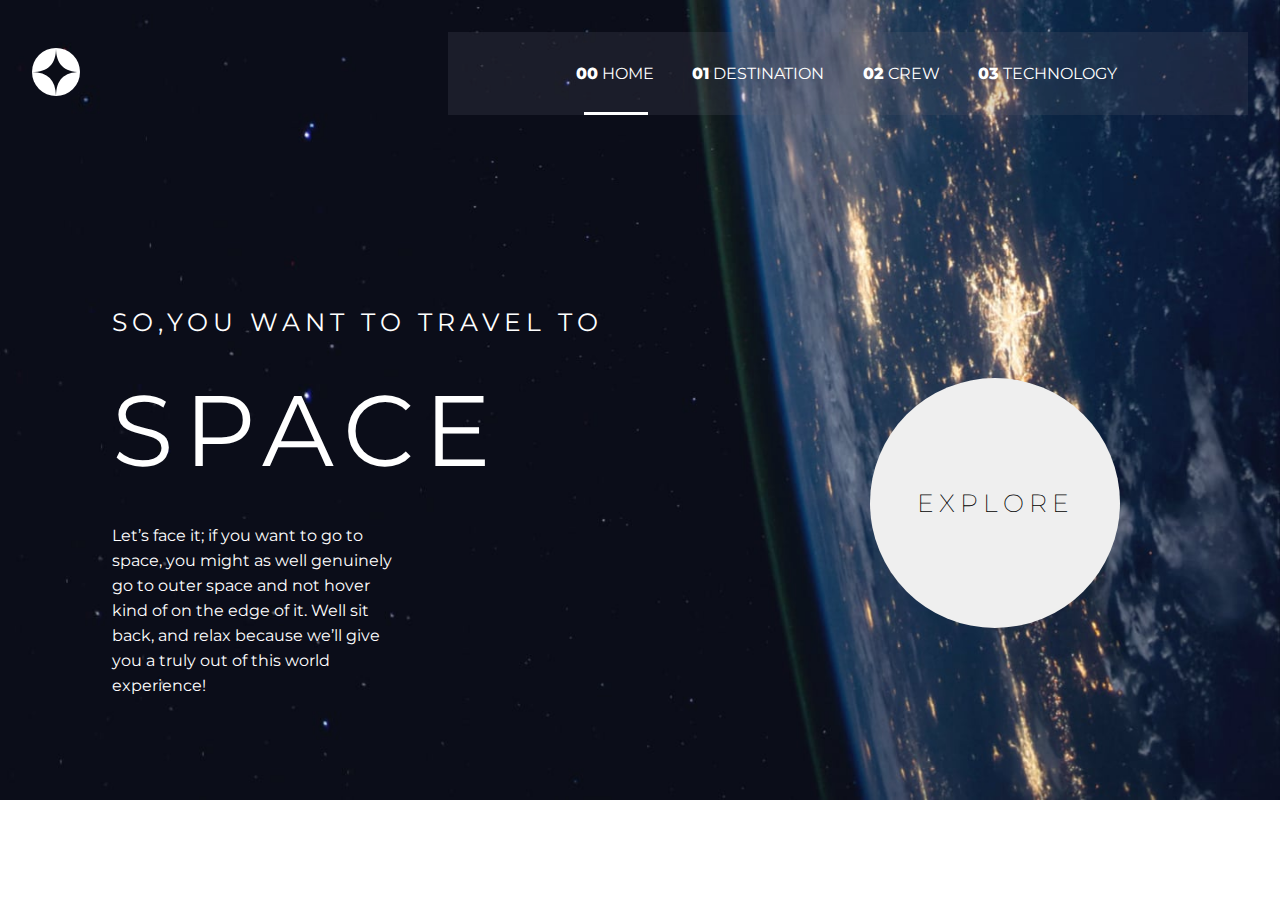
<file: starter-code/index.html>
<!DOCTYPE html>
<html lang="en">
<head>
  <meta charset="UTF-8">
  <meta name="viewport" content="width=device-width, initial-scale=1.0">

  <link rel="icon" type="image/png" sizes="32x32" href="./assets/favicon-32x32.png">
  <link rel="stylesheet" href="../estilo.css">
  
  <title>Frontend Mentor | Space tourism website</title>
</head>
<body class="body-home">
  <div class="wrapper">
    <div class="wrapper-top">
      <div class="logo-container">
      <img class="logo" src="./assets/shared/logo.svg">
      </div>
      <div class="menu-desktop">
        <ul>
          <li id="home" class="active"><a href="./index.html"><span>00</span> HOME</a></li>
          <li id="destination"><a href="./destination-moon.html"><span>01</span> DESTINATION</a></li> <!--Agregarle clase active al que se clickea-->
          <li id="crew"><a href="./crew-commander.html"><span>02</span> CREW</a></li>
          <li id="tecnology"><a href="./technology-vehicle.html"><span>03</span> TECHNOLOGY </a></li>
        </ul>
      </div>
    </div>
    <div class="wrapper-center">
      <div class="wrapper-center-text">
        <h3>SO,YOU WANT TO TRAVEL TO</h3>
        <h1>SPACE</h1>
        <p>Let’s face it; if you want to go to space, you might as well genuinely go to 
         outer space and not hover kind of on the edge of it. Well sit back, and relax 
        because we’ll give you a truly out of this world experience!</p>
      </div>
      <button><a href="./destination-moon.html">EXPLORE</a></button>
    </div>
  </div>

  <!-- 00 Home
  01 Destination
  02 Crew
  03 Technology

  So, you want to travel to
  Space
  Let’s face it; if you want to go to space, you might as well genuinely go to 
  outer space and not hover kind of on the edge of it. Well sit back, and relax 
  because we’ll give you a truly out of this world experience!

  Explore -->

</body>
</html>
</file>
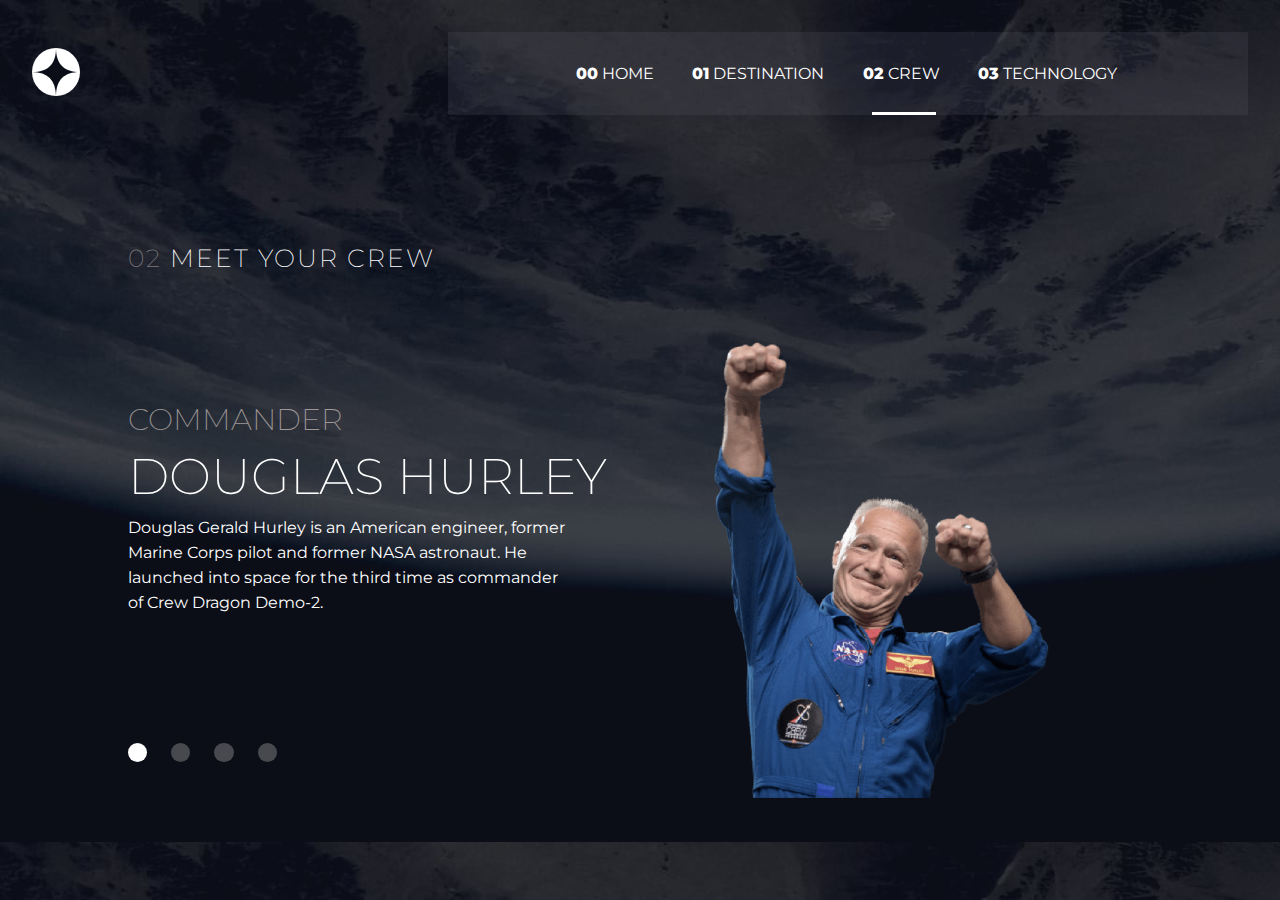
<file: starter-code/crew-commander.html>
<!DOCTYPE html>
<html lang="en">
<head>
  <meta charset="UTF-8">
  <meta name="viewport" content="width=device-width, initial-scale=1.0">

  <link rel="icon" type="image/png" sizes="32x32" href="./assets/favicon-32x32.png">
  <link rel="stylesheet" href="../estilo.css">
  
  <title>Frontend Mentor | Space tourism website</title>
</head>
<body class="body-crew">
  <div class="wrapper">
    <div class="wrapper-top">
      <div class="logo-container">
      <img class="logo" src="./assets/shared/logo.svg">
      </div>
      <div class="menu-desktop">
        <ul>
          <li id="home"><a href="./index.html"><span>00</span> HOME</a></li>
          <li id="destination"><a href="./destination-moon.html"><span>01</span> DESTINATION</a></li> <!--Agregarle clase active al que se clickea-->
          <li id="crew" class="active"><a href="./crew-commander.html"><span>02</span> CREW</a></li>
          <li id="tecnology"><a href="./technology-vehicle.html"><span>03</span> TECHNOLOGY </a></li>
        </ul>
      </div>
    </div>
    <div class="wrapper-crew">
      <div class="wrapper-left-crew">
        <h3><span>02</span> MEET YOUR CREW</h3>
        <div class="wrapper-left-crew-texts">
          <h2>COMMANDER</h2>
          <h1>DOUGLAS HURLEY</h1>
          <p>Douglas Gerald Hurley is an American engineer, former Marine Corps pilot 
            and former NASA astronaut. He launched into space for the third time as 
            commander of Crew Dragon Demo-2.</p>
        </div>
        <div class="buttons">
          <a class="active" href="./crew-commander.html"></a>
          <a href="./crew-pilot.html"></a>
          <a href="./crew-specialist.html"></a>
          <a href="./crew-engineer.html"></a>
        </div>
      </div>
      <div class="wrapper-right-crew wrapper-right-crew-1">
        <img class="img-1" src="./assets/crew/image-douglas-hurley.png">
      </div>
    </div>
  </div>

  <!-- 00 Home
  01 Destination
  02 Crew
  03 Technology

  02 Meet your crew

  Commander
  Douglas Hurley

  Douglas Gerald Hurley is an American engineer, former Marine Corps pilot 
  and former NASA astronaut. He launched into space for the third time as 
  commander of Crew Dragon Demo-2. -->
</body>
</html>
</file>
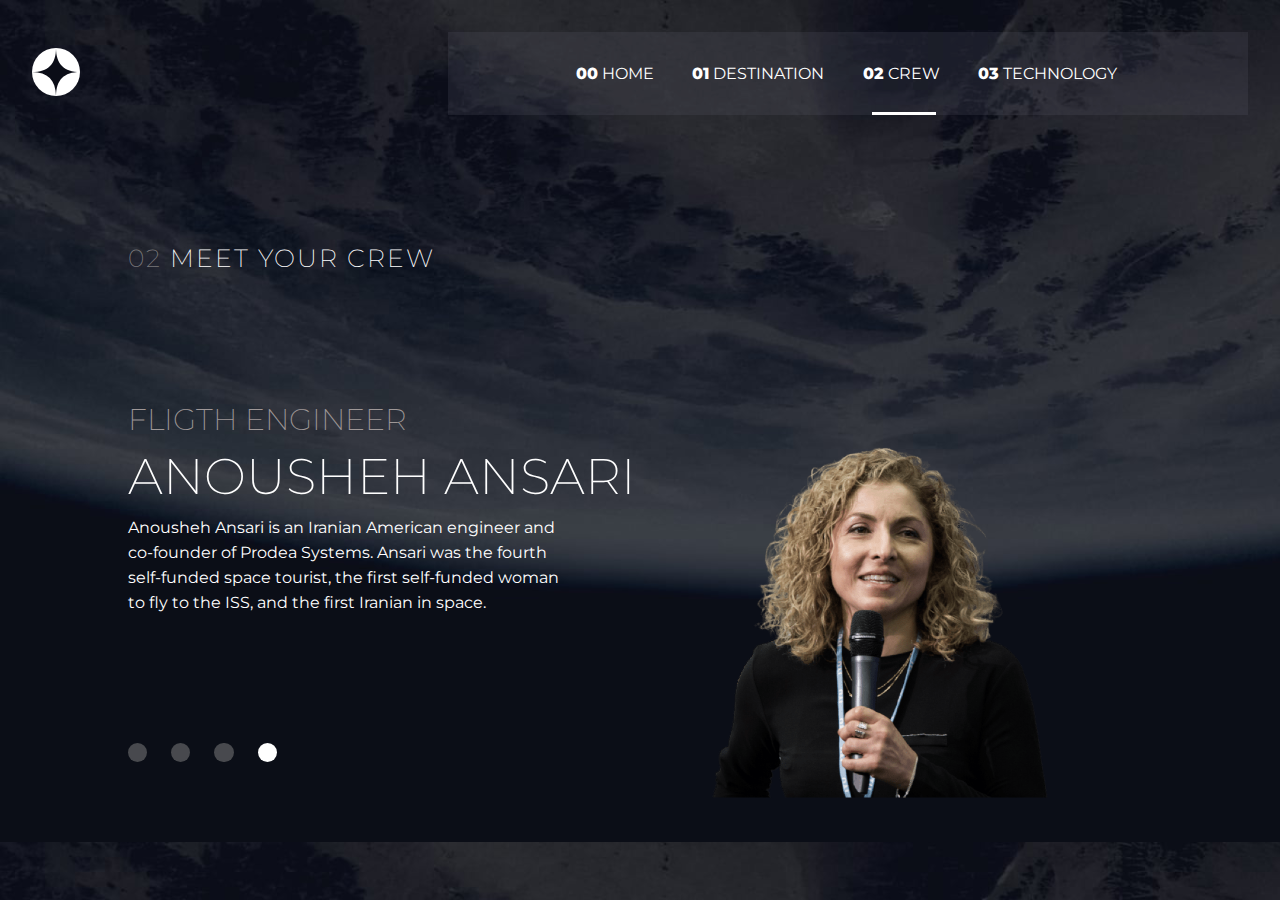
<file: starter-code/crew-engineer.html>
<!DOCTYPE html>
<html lang="en">
<head>
  <meta charset="UTF-8">
  <meta name="viewport" content="width=device-width, initial-scale=1.0">

  <link rel="icon" type="image/png" sizes="32x32" href="./assets/favicon-32x32.png">
  <link rel="stylesheet" href="../estilo.css">
  
  <title>Frontend Mentor | Space tourism website</title>
</head>
<body class="body-crew">
  <div class="wrapper">
    <div class="wrapper-top">
      <div class="logo-container">
      <img class="logo" src="./assets/shared/logo.svg">
      </div>
      <div class="menu-desktop">
        <ul>
          <li id="home"><a href="./index.html"><span>00</span> HOME</a></li>
          <li id="destination"><a href="./destination-moon.html"><span>01</span> DESTINATION</a></li> <!--Agregarle clase active al que se clickea-->
          <li id="crew" class="active"><a href="./crew-commander.html"><span>02</span> CREW</a></li>
          <li id="tecnology"><a href="./technology-vehicle.html"><span>03</span> TECHNOLOGY </a></li>
        </ul>
      </div>
    </div>
    <div class="wrapper-crew">
      <div class="wrapper-left-crew">
        <h3><span>02</span> MEET YOUR CREW</h3>
        <div class="wrapper-left-crew-texts">
          <h2>FLIGTH ENGINEER</h2>
          <h1>ANOUSHEH ANSARI</h1>
          <p>Anousheh Ansari is an Iranian American engineer and co-founder of Prodea Systems. 
            Ansari was the fourth self-funded space tourist, the first self-funded woman to 
            fly to the ISS, and the first Iranian in space.</p>
        </div>
        <div class="buttons">
          <a href="./crew-commander.html"></a>
          <a href="./crew-pilot.html"></a>
          <a href="./crew-specialist.html"></a>
          <a class="active" href="./crew-engineer.html"></a>
        </div>
      </div>
      <div class="wrapper-right-crew wrapper-right-crew-4">
        <img src="./assets/crew/image-anousheh-ansari.png">
      </div>
    </div>
  </div>

  <!-- 00 Home
  01 Destination
  02 Crew
  03 Technology

  02 Meet your crew

  Flight Engineer
  Anousheh Ansari

  Anousheh Ansari is an Iranian American engineer and co-founder of Prodea Systems. 
  Ansari was the fourth self-funded space tourist, the first self-funded woman to 
  fly to the ISS, and the first Iranian in space.  -->
</body>
</html>
</file>
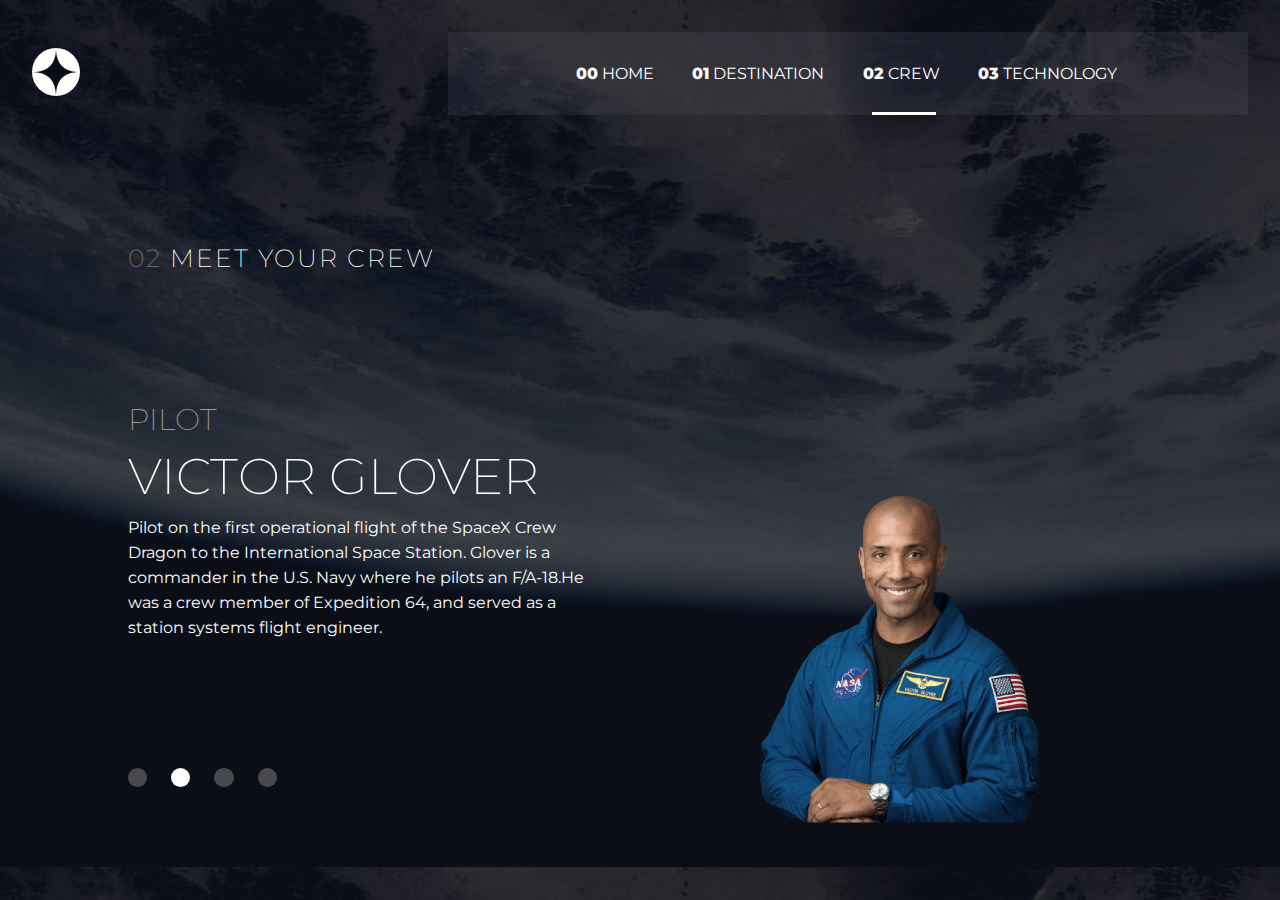
<file: starter-code/crew-pilot.html>
<!DOCTYPE html>
<html lang="en">
<head>
  <meta charset="UTF-8">
  <meta name="viewport" content="width=device-width, initial-scale=1.0">

  <link rel="icon" type="image/png" sizes="32x32" href="./assets/favicon-32x32.png">
  <link rel="stylesheet" href="../estilo.css">
  
  <title>Frontend Mentor | Space tourism website</title>
</head>
<body class="body-crew">
  <div class="wrapper">
    <div class="wrapper-top">
      <div class="logo-container">
      <img class="logo" src="./assets/shared/logo.svg">
      </div>
      <div class="menu-desktop">
        <ul>
          <li id="home"><a href="./index.html"><span>00</span> HOME</a></li>
          <li id="destination"><a href="./destination-moon.html"><span>01</span> DESTINATION</a></li> <!--Agregarle clase active al que se clickea-->
          <li id="crew" class="active"><a href="./crew-commander.html"><span>02</span> CREW</a></li>
          <li id="tecnology"><a href="./technology-vehicle.html"><span>03</span> TECHNOLOGY </a></li>
        </ul>
      </div>
    </div>
    <div class="wrapper-crew">
      <div class="wrapper-left-crew">
        <h3><span>02</span> MEET YOUR CREW</h3>
        <div class="wrapper-left-crew-texts">
          <h2>PILOT</h2>
          <h1>VICTOR GLOVER</h1>
          <p>Pilot on the first operational flight of the SpaceX Crew Dragon to the 
            International Space Station. Glover is a commander in the U.S. Navy where 
            he pilots an F/A-18.He was a crew member of Expedition 64, and served as a 
            station systems flight engineer.</p>
        </div>
        <div class="buttons">
          <a href="./crew-commander.html"></a>
          <a class="active" href="./crew-pilot.html"></a>
          <a href="./crew-specialist.html"></a>
          <a href="./crew-engineer.html"></a>
        </div>
      </div>
      <div class="wrapper-right-crew wrapper-right-crew-2">
        <img src="./assets/crew/image-victor-glover.png">
      </div>
    </div>
  </div>

  <!-- 00 Home
  01 Destination
  02 Crew
  03 Technology

  02 Meet your crew

  Pilot
  Victor Glover

  Pilot on the first operational flight of the SpaceX Crew Dragon to the 
  International Space Station. Glover is a commander in the U.S. Navy where 
  he pilots an F/A-18.He was a crew member of Expedition 64, and served as a 
  station systems flight engineer.  -->
</body>
</html>
</file>
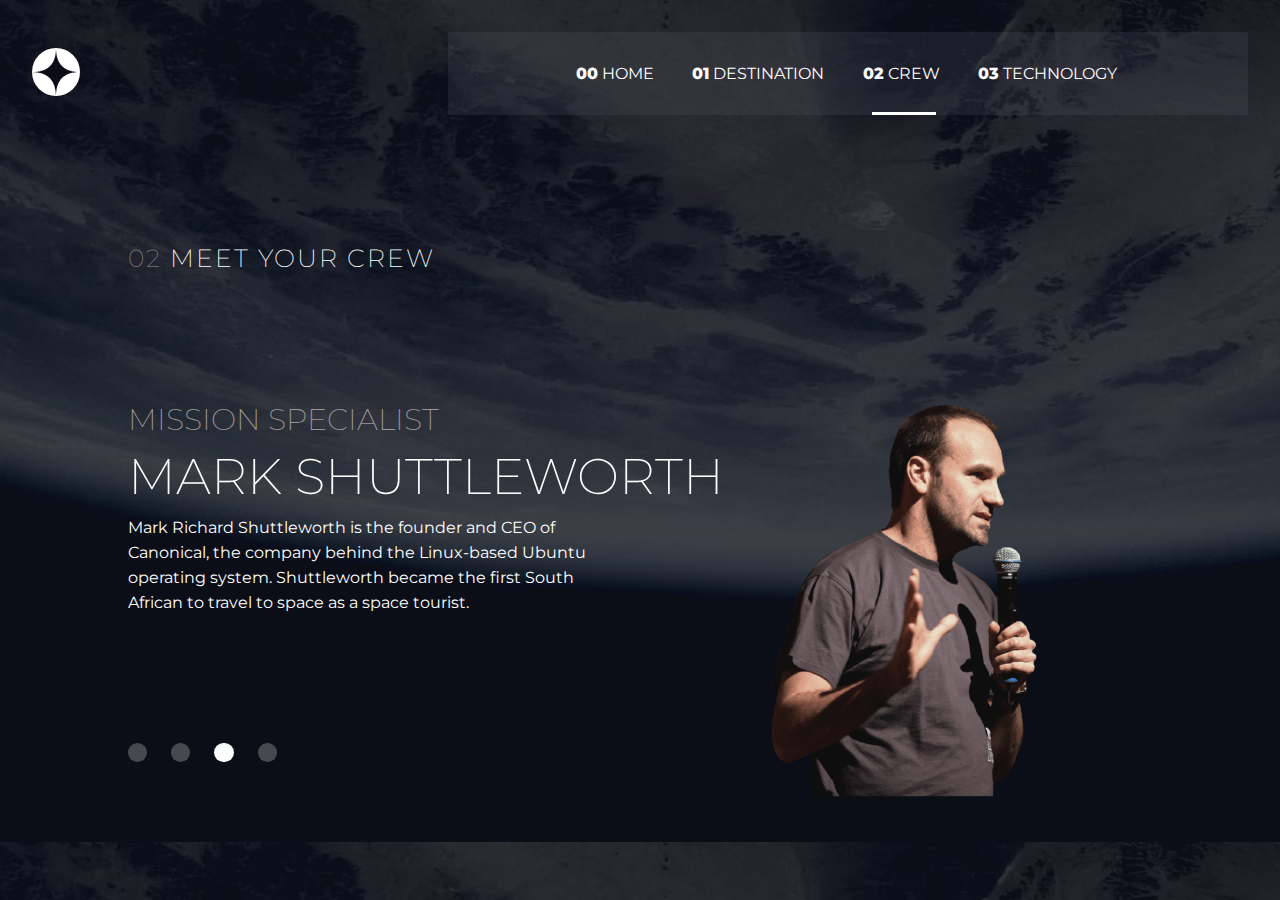
<file: starter-code/crew-specialist.html>
<!DOCTYPE html>
<html lang="en">
<head>
  <meta charset="UTF-8">
  <meta name="viewport" content="width=device-width, initial-scale=1.0">

  <link rel="icon" type="image/png" sizes="32x32" href="./assets/favicon-32x32.png">
  <link rel="stylesheet" href="../estilo.css">
  
  <title>Frontend Mentor | Space tourism website</title>
</head>
<body class="body-crew">
  <div class="wrapper">
    <div class="wrapper-top">
      <div class="logo-container">
      <img class="logo" src="./assets/shared/logo.svg">
      </div>
      <div class="menu-desktop">
        <ul>
          <li id="home"><a href="./index.html"><span>00</span> HOME</a></li>
          <li id="destination"><a href="./destination-moon.html"><span>01</span> DESTINATION</a></li> <!--Agregarle clase active al que se clickea-->
          <li id="crew" class="active"><a href="./crew-commander.html"><span>02</span> CREW</a></li>
          <li id="tecnology"><a href="./technology-vehicle.html"><span>03</span> TECHNOLOGY </a></li>
        </ul>
      </div>
    </div>
    <div class="wrapper-crew">
      <div class="wrapper-left-crew">
        <h3><span>02</span> MEET YOUR CREW</h3>
        <div class="wrapper-left-crew-texts">
          <h2>MISSION SPECIALIST</h2>
          <h1>MARK SHUTTLEWORTH</h1>
          <p>Mark Richard Shuttleworth is the founder and CEO of Canonical, the company behind 
            the Linux-based Ubuntu operating system. Shuttleworth became the first South 
            African to travel to space as a space tourist.</p>
        </div>
        <div class="buttons">
          <a href="./crew-commander.html"></a>
          <a href="./crew-pilot.html"></a>
          <a class="active" href="./crew-specialist.html"></a>
          <a href="./crew-engineer.html"></a>
        </div>
      </div>
      <div class="wrapper-right-crew wrapper-right-crew-3">
        <img src="./assets/crew/image-mark-shuttleworth.png">
      </div>
    </div>
  </div>

  <!-- 00 Home
  01 Destination
  02 Crew
  03 Technology

  02 Meet your crew

  Mission Specialist
  Mark Shuttleworth

  Mark Richard Shuttleworth is the founder and CEO of Canonical, the company behind 
  the Linux-based Ubuntu operating system. Shuttleworth became the first South 
  African to travel to space as a space tourist. -->
</body>
</html>
</file>
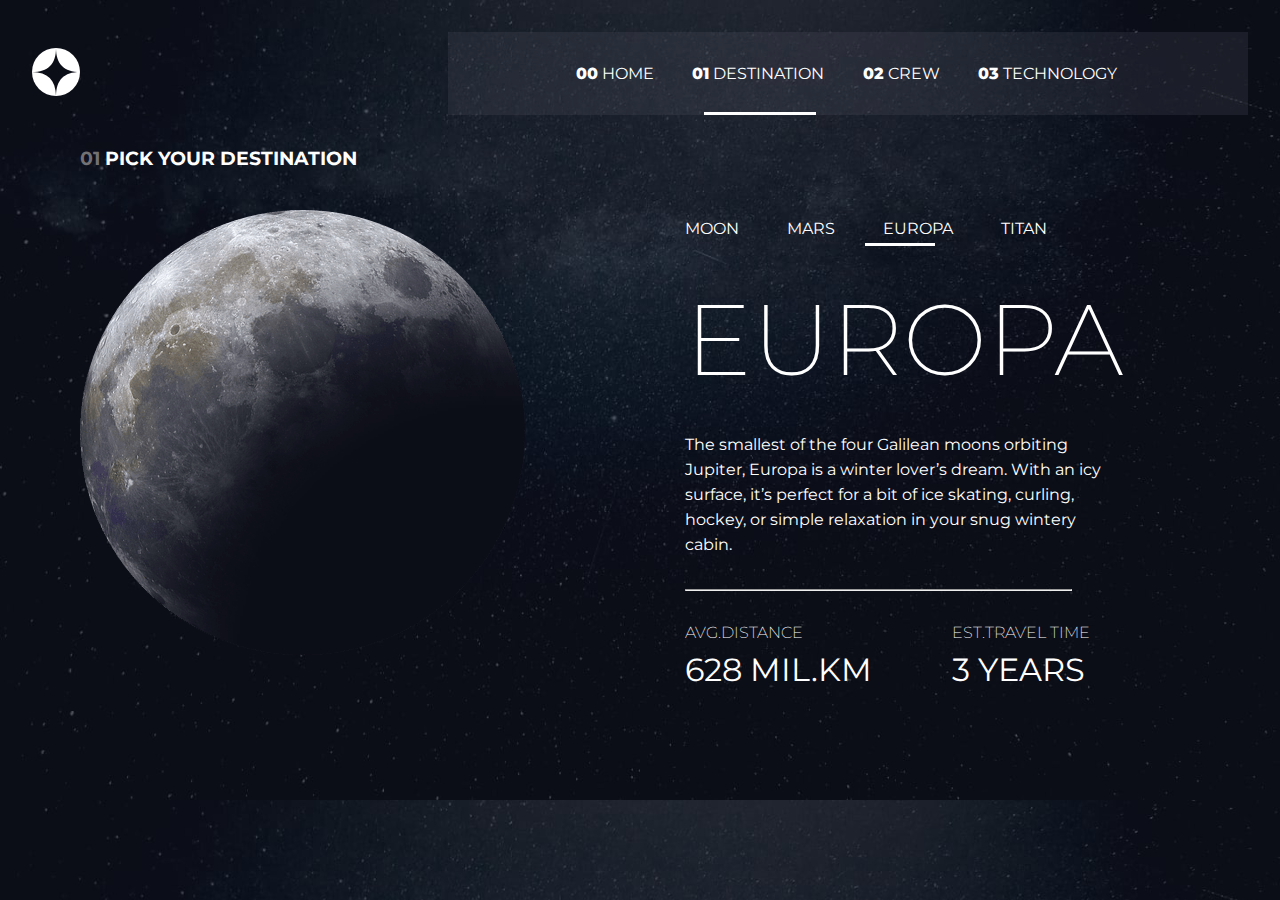
<file: starter-code/destination-europa.html>
<!DOCTYPE html>
<html lang="en">
<head>
  <meta charset="UTF-8">
  <meta name="viewport" content="width=device-width, initial-scale=1.0">

  <link rel="icon" type="image/png" sizes="32x32" href="./assets/favicon-32x32.png">
  <link rel="stylesheet" href="../estilo.css">
  
  <title>Frontend Mentor | Space tourism website</title>
</head>
<body class="body-destination">
  <div class="wrapper">
    <div class="wrapper-top">
      <div class="logo-container">
      <img class="logo" src="./assets/shared/logo.svg">
      </div>
      <div class="menu-desktop">
        <ul>
          <li id="home"><a href="./index.html"><span>00</span> HOME</a></li>
          <li id="destination" class="active"><a href="./destination-moon.html"><span>01</span> DESTINATION</a></li> <!--Agregarle clase active al que se clickea-->
          <li id="crew"><a href="./crew-commander.html"><span>02</span> CREW</a></li>
          <li id="tecnology"><a href="./technology-vehicle.html"><span>03</span> TECHNOLOGY </a></li>
        </ul>
      </div>
    </div>
    <div class="wrapper-destination">
    <div class="pick-your-destination">
      <h3><span>01</span> PICK YOUR DESTINATION</h3>
      <img src="./assets/destination/image-moon.png">
      
    </div>
    <div class="wrapper-right">
      <ul>
        <li><a href="./destination-moon.html">MOON</a></li>
        <li><a href="./destination-mars.html">MARS</a></li>
        <li class="active"><a href="./destination-europa.html">EUROPA</a></li>
        <li><a href="./destination-titan.html">TITAN</a></li>
      </ul>
      <h1>EUROPA</h1>
      <p class="parrafo">The smallest of the four Galilean moons orbiting Jupiter, Europa is a 
        winter lover’s dream. With an icy surface, it’s perfect for a bit of 
        ice skating, curling, hockey, or simple relaxation in your snug 
        wintery cabin.</p>
        <hr>
        <div class="dates">
          <div class="dates-info">
            <h4>AVG.DISTANCE</h4>
            <p><span>628</span> MIL.KM</p>
          </div>
          <div class="dates-info">
            <h4>EST.TRAVEL TIME</h4>
            <p><span>3</span> YEARS</p>
          </div>
        </div>
    </div>
    </div>
  </div>


  <!-- 00 Home
  01 Destination
  02 Crew
  03 Technology

  01 Pick your destination

  Moon
  Mars
  Europa
  Titan

  Europa

  The smallest of the four Galilean moons orbiting Jupiter, Europa is a 
  winter lover’s dream. With an icy surface, it’s perfect for a bit of 
  ice skating, curling, hockey, or simple relaxation in your snug 
  wintery cabin.

  Avg. distance
  628 mil. km

  Est. travel time
  3 years -->
</body>
</html>
</file>
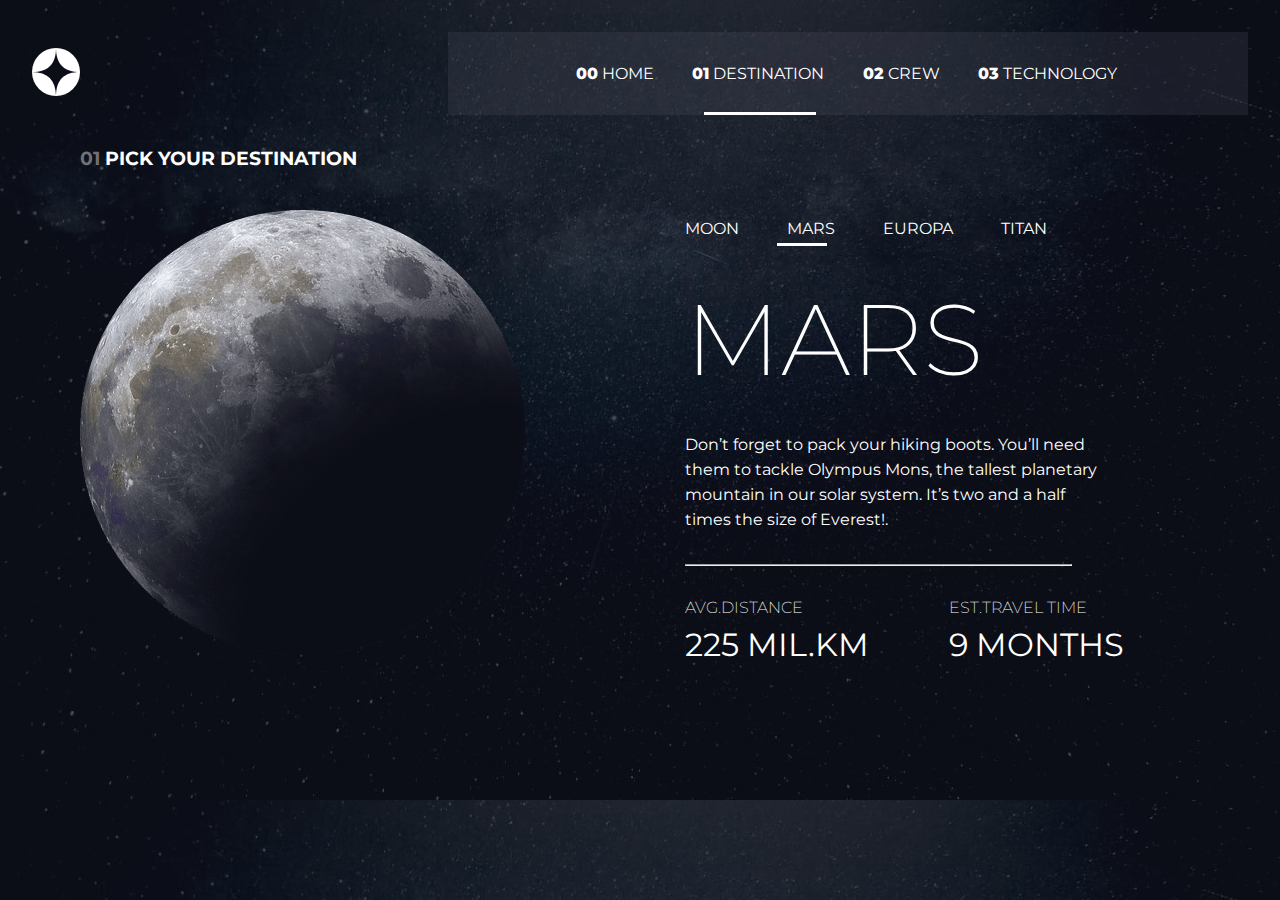
<file: starter-code/destination-mars.html>
<!DOCTYPE html>
<html lang="en">
<head>
  <meta charset="UTF-8">
  <meta name="viewport" content="width=device-width, initial-scale=1.0">

  <link rel="icon" type="image/png" sizes="32x32" href="./assets/favicon-32x32.png">
  <link rel="stylesheet" href="../estilo.css">
  
  <title>Frontend Mentor | Space tourism website</title>
</head>
<body class="body-destination">
  <div class="wrapper">
    <div class="wrapper-top">
      <div class="logo-container">
      <img class="logo" src="./assets/shared/logo.svg">
      </div>
      <div class="menu-desktop">
        <ul>
          <li id="home"><a href="./index.html"><span>00</span> HOME</a></li>
          <li id="destination" class="active"><a href="./destination-moon.html"><span>01</span> DESTINATION</a></li> <!--Agregarle clase active al que se clickea-->
          <li id="crew"><a href="./crew-commander.html"><span>02</span> CREW</a></li>
          <li id="tecnology"><a href="./technology-vehicle.html"><span>03</span> TECHNOLOGY </a></li>
        </ul>
      </div>
    </div>
    <div class="wrapper-destination">
    <div class="pick-your-destination">
      <h3><span>01</span> PICK YOUR DESTINATION</h3>
      <img src="./assets/destination/image-moon.png">
      
    </div>
    <div class="wrapper-right">
      <ul>
        <li><a href="./destination-moon.html">MOON</a></li>
        <li class="active"><a href="./destination-mars.html">MARS</a></li>
        <li><a href="./destination-europa.html">EUROPA</a></li>
        <li><a href="./destination-titan.html">TITAN</a></li>
      </ul>
      <h1>MARS</h1>
      <p class="parrafo">  Don’t forget to pack your hiking boots. You’ll need them to tackle Olympus Mons, 
        the tallest planetary mountain in our solar system. It’s two and a half times 
        the size of Everest!.</p>
        <hr>
        <div class="dates">
          <div class="dates-info">
            <h4>AVG.DISTANCE</h4>
            <p><span>225</span> MIL.KM</p>
          </div>
          <div class="dates-info">
            <h4>EST.TRAVEL TIME</h4>
            <p><span>9</span> MONTHS</p>
          </div>
        </div>
    </div>
    </div>
  </div>

  <!-- 00 Home
  01 Destination
  02 Crew
  03 Technology

  01 Pick your destination

  Moon
  Mars
  Europa
  Titan

  Mars

  Don’t forget to pack your hiking boots. You’ll need them to tackle Olympus Mons, 
  the tallest planetary mountain in our solar system. It’s two and a half times 
  the size of Everest!

  Avg. distance
  225 mil. km

  Est. travel time
  9 months -->
</body>
</html>
</file>
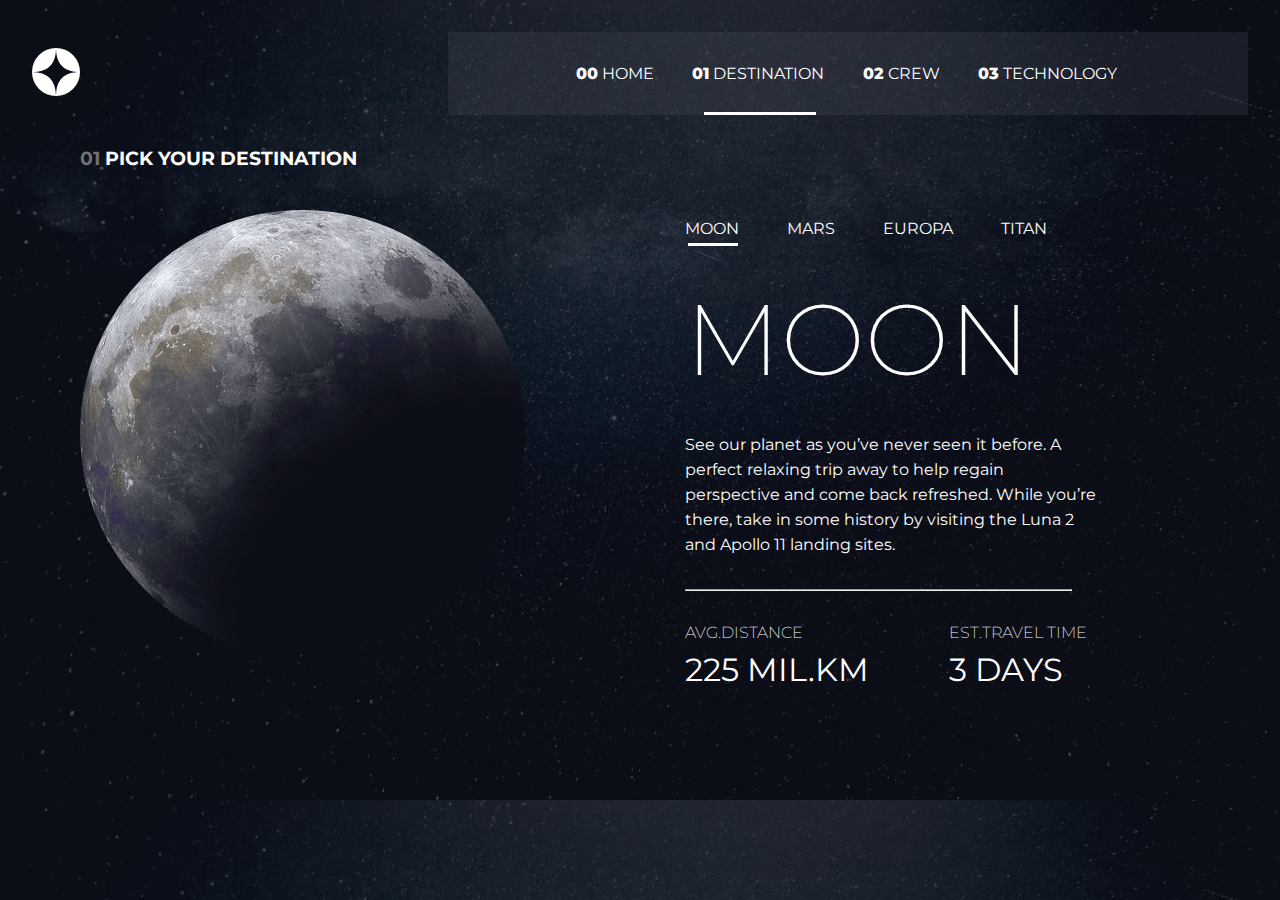
<file: starter-code/destination-moon.html>
<!DOCTYPE html>
<html lang="en">
<head>
  <meta charset="UTF-8">
  <meta name="viewport" content="width=device-width, initial-scale=1.0">

  <link rel="icon" type="image/png" sizes="32x32" href="./assets/favicon-32x32.png">
  <link rel="stylesheet" href="../estilo.css">
  
  <title>Frontend Mentor | Space tourism website</title>
</head>
<body class="body-destination">
  <div class="wrapper">
    <div class="wrapper-top">
      <div class="logo-container">
      <img class="logo" src="./assets/shared/logo.svg">
      </div>
      <div class="menu-desktop">
        <ul>
          <li id="home"><a href="./index.html"><span>00</span> HOME</a></li>
          <li id="destination" class="active"><a href="./destination-moon.html"><span>01</span> DESTINATION</a></li> <!--Agregarle clase active al que se clickea-->
          <li id="crew"><a href="./crew-commander.html"><span>02</span> CREW</a></li>
          <li id="tecnology"><a href="./technology-vehicle.html"><span>03</span> TECHNOLOGY </a></li>
        </ul>
      </div>
    </div>
    <div class="wrapper-destination">
    <div class="pick-your-destination">
      <h3><span>01</span> PICK YOUR DESTINATION</h3>
      <img src="./assets/destination/image-moon.png">
      
    </div>
    <div class="wrapper-right">
      <ul>
        <li class="active"><a href="./destination-moon.html">MOON</a></li>
        <li><a href="./destination-mars.html">MARS</a></li>
        <li><a href="./destination-europa.html">EUROPA</a></li>
        <li><a href="./destination-titan.html">TITAN</a></li>
      </ul>
      <h1>MOON</h1>
      <p class="parrafo"> See our planet as you’ve never seen it before. A perfect relaxing trip away to help 
        regain perspective and come back refreshed. While you’re there, take in some history 
        by visiting the Luna 2 and Apollo 11 landing sites.</p>
        <hr>
        <div class="dates">
          <div class="dates-info">
            <h4>AVG.DISTANCE</h4>
            <p><span>225</span> MIL.KM</p>
          </div>
          <div class="dates-info">
            <h4>EST.TRAVEL TIME</h4>
            <p><span>3</span> DAYS</p>
          </div>
        </div>
    </div>
    </div>
  </div>

  <!-- 00 Home
  01 Destination
  02 Crew
  03 Technology

  01 Pick your destination

  Moon
  Mars
  Europa
  Titan

  Moon

  See our planet as you’ve never seen it before. A perfect relaxing trip away to help 
  regain perspective and come back refreshed. While you’re there, take in some history 
  by visiting the Luna 2 and Apollo 11 landing sites.

  Avg. distance
  384,400 km

  Est. travel time
  3 days -->
</body>
</html>
</file>
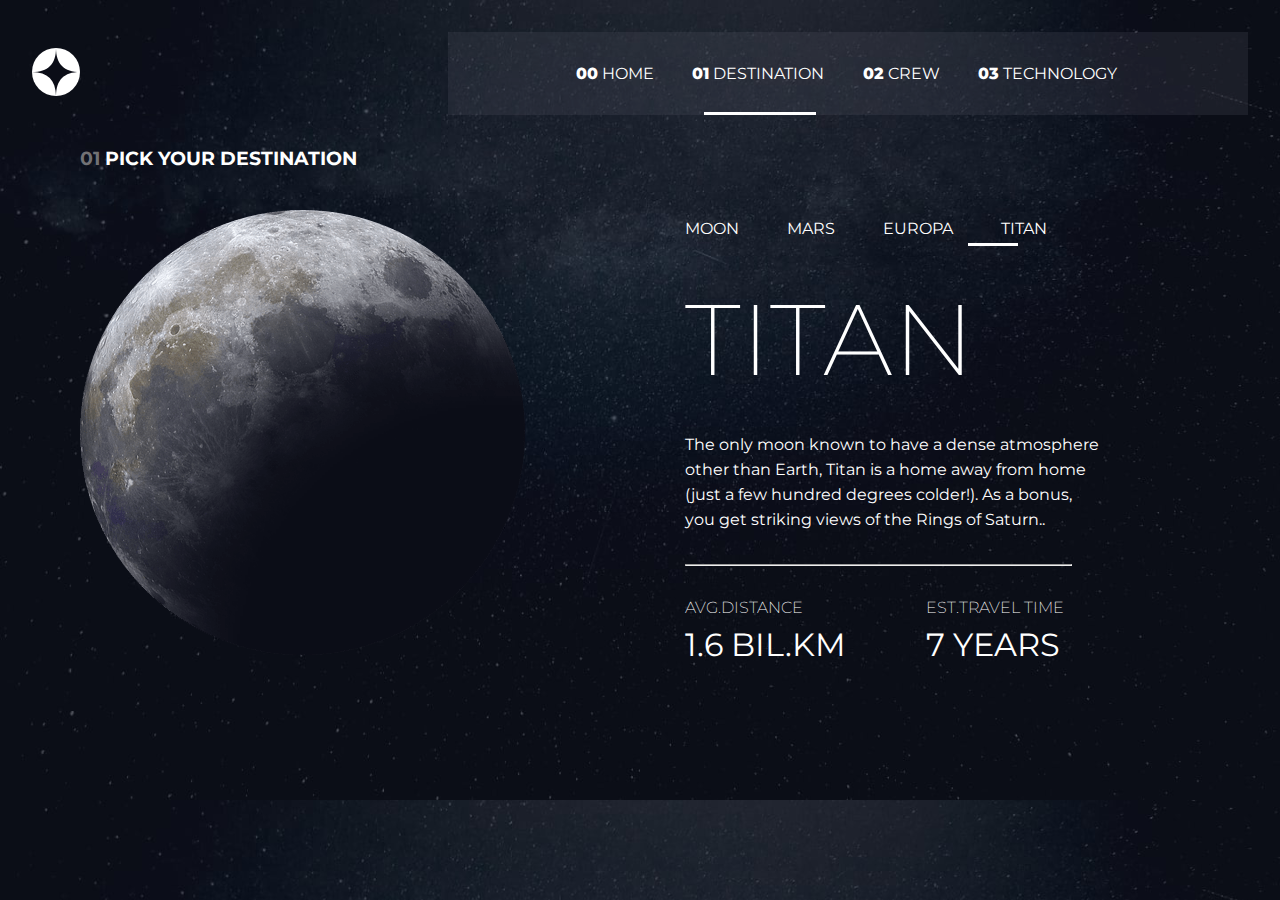
<file: starter-code/destination-titan.html>
<!DOCTYPE html>
<html lang="en">
<head>
  <meta charset="UTF-8">
  <meta name="viewport" content="width=device-width, initial-scale=1.0">

  <link rel="icon" type="image/png" sizes="32x32" href="./assets/favicon-32x32.png">
  <link rel="stylesheet" href="../estilo.css">
  
  <title>Frontend Mentor | Space tourism website</title>
</head>
<body class="body-destination">
  <div class="wrapper">
    <div class="wrapper-top">
      <div class="logo-container">
      <img class="logo" src="./assets/shared/logo.svg">
      </div>
      <div class="menu-desktop">
        <ul>
          <li id="home"><a href="./index.html"><span>00</span> HOME</a></li>
          <li id="destination" class="active"><a href="./destination-moon.html"><span>01</span> DESTINATION</a></li> <!--Agregarle clase active al que se clickea-->
          <li id="crew"><a href="./crew-commander.html"><span>02</span> CREW</a></li>
          <li id="tecnology"><a href="./technology-vehicle.html"><span>03</span> TECHNOLOGY </a></li>
        </ul>
      </div>
    </div>
    <div class="wrapper-destination">
    <div class="pick-your-destination">
      <h3><span>01</span> PICK YOUR DESTINATION</h3>
      <img src="./assets/destination/image-moon.png">
      
    </div>
    <div class="wrapper-right">
      <ul>
        <li><a href="./destination-moon.html">MOON</a></li>
        <li><a href="./destination-mars.html">MARS</a></li>
        <li><a href="./destination-europa.html">EUROPA</a></li>
        <li class="active"><a href="./destination-titan.html">TITAN</a></li>
      </ul>
      <h1>TITAN</h1>
      <p class="parrafo">The only moon known to have a dense atmosphere other than Earth, Titan 
        is a home away from home (just a few hundred degrees colder!). As a 
        bonus, you get striking views of the Rings of Saturn..</p>
        <hr>
        <div class="dates">
          <div class="dates-info">
            <h4>AVG.DISTANCE</h4>
            <p><span>1.6</span> BIL.KM</p>
          </div>
          <div class="dates-info">
            <h4>EST.TRAVEL TIME</h4>
            <p><span>7</span> YEARS</p>
          </div>
        </div>
    </div>
    </div>
  </div>

  <!-- 00 Home
  01 Destination
  02 Crew
  03 Technology

  01 Pick your destination

  Moon
  Mars
  Europa
  Titan

  Titan

  The only moon known to have a dense atmosphere other than Earth, Titan 
  is a home away from home (just a few hundred degrees colder!). As a 
  bonus, you get striking views of the Rings of Saturn.

  Avg. distance
  1.6 bil. km

  Est. travel time
  7 years -->
</body>
</html>
</file>
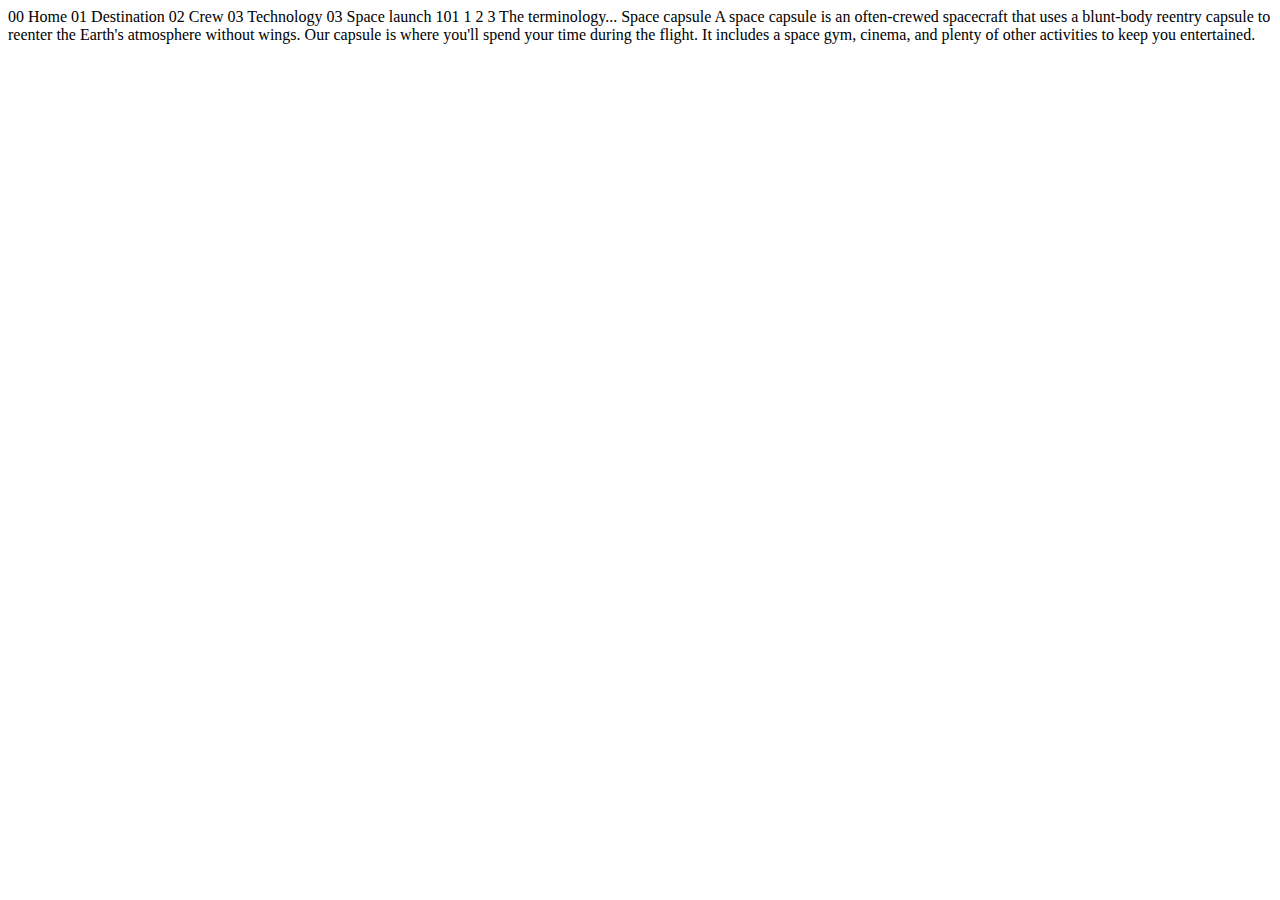
<file: starter-code/technology-capsule.html>
<!DOCTYPE html>
<html lang="en">
<head>
  <meta charset="UTF-8">
  <meta name="viewport" content="width=device-width, initial-scale=1.0">

  <link rel="icon" type="image/png" sizes="32x32" href="./assets/favicon-32x32.png">
  
  <title>Frontend Mentor | Space tourism website</title>
</head>
<body>

  00 Home
  01 Destination
  02 Crew
  03 Technology

  03 Space launch 101

  1
  2
  3

  The terminology...
  Space capsule

  A space capsule is an often-crewed spacecraft that uses a blunt-body reentry 
  capsule to reenter the Earth's atmosphere without wings. Our capsule is where 
  you'll spend your time during the flight. It includes a space gym, cinema, 
  and plenty of other activities to keep you entertained.
</body>
</html>
</file>
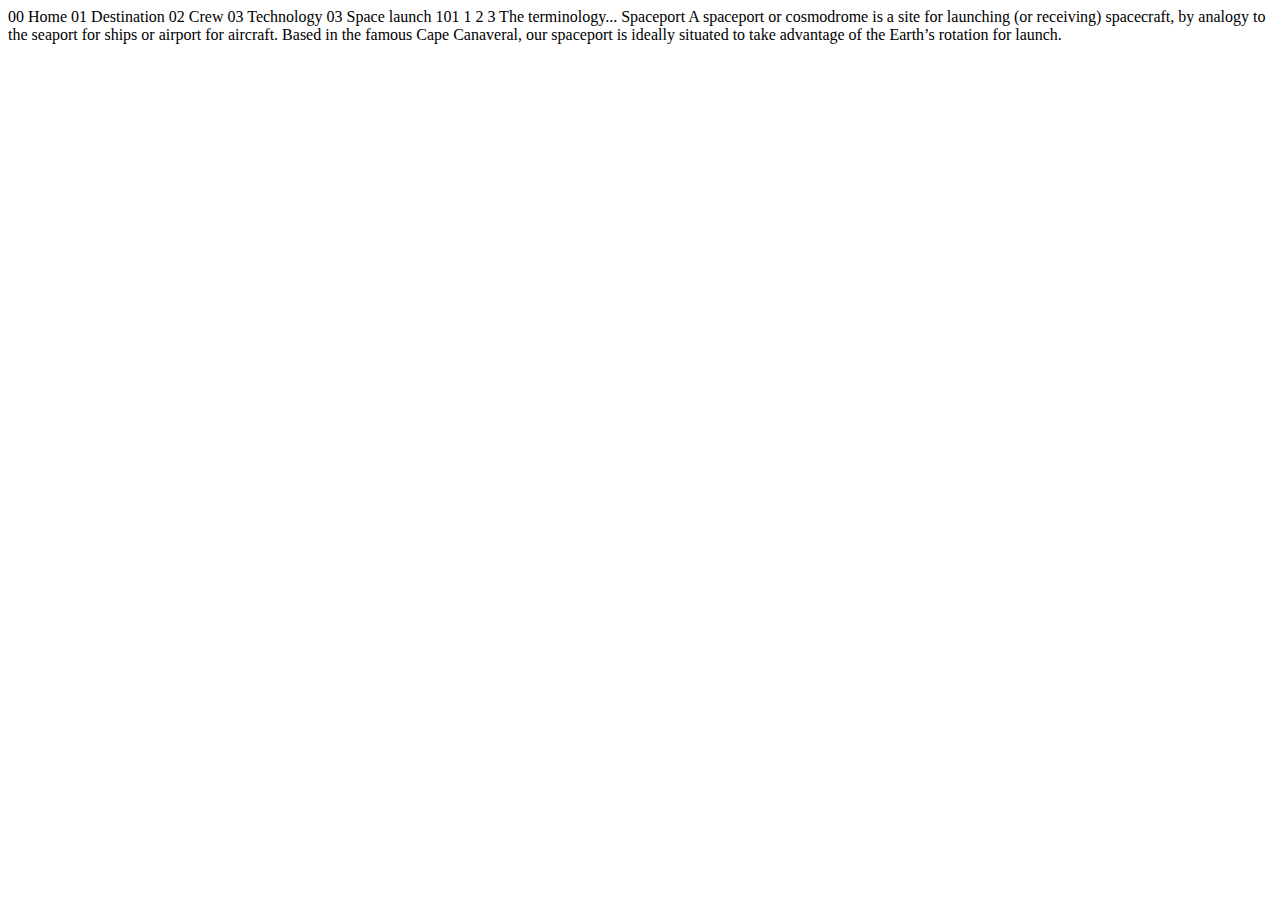
<file: starter-code/technology-spaceport.html>
<!DOCTYPE html>
<html lang="en">
<head>
  <meta charset="UTF-8">
  <meta name="viewport" content="width=device-width, initial-scale=1.0">

  <link rel="icon" type="image/png" sizes="32x32" href="./assets/favicon-32x32.png">
  
  <title>Frontend Mentor | Space tourism website</title>
</head>
<body>

  00 Home
  01 Destination
  02 Crew
  03 Technology

  03 Space launch 101

  1
  2
  3

  The terminology...
  Spaceport

  A spaceport or cosmodrome is a site for launching (or receiving) spacecraft, 
  by analogy to the seaport for ships or airport for aircraft. Based in the 
  famous Cape Canaveral, our spaceport is ideally situated to take advantage 
  of the Earth’s rotation for launch.
</body>
</html>
</file>
<file: estilo.css>
@import url('https://fonts.googleapis.com/css2?family=Montserrat:ital,wght@0,400;0,800;1,200&display=swap');
*{
    margin: 0;
    padding: 0;
    box-sizing: border-box;
    font-family: 'Montserrat', sans-serif;
}
.body-home{

    background-image: url(./starter-code/assets/home/background-home-desktop.jpg);
    background-size: cover;
    background-repeat: no-repeat;
}
.wrapper-top{
    display: flex;
    justify-content: space-between;
    align-items: center;
    padding: 2rem;
}
.menu-desktop{
    background-color:rgba(97, 97, 110, 0.199);
    display: flex;
    padding: 2rem 8rem;
    width: 50rem;
    position: relative;
   
 
    
    
}
.menu-desktop ul{
    list-style: none;
    display: flex;
    align-items: center;
    gap: 2.4rem;
    
}
.menu-desktop ul li a{
    text-decoration: none;
    color: #fff;
    font-weight: 400;
}
.menu-desktop ul li span{
    font-weight: 800;
}
.menu-desktop ul li:nth-child(1).active::after{ /*Asi selecciono el home, el 2 seria destination y asi*/

    content: "";
    width: 4rem;
    height: 0.2rem;
    background-color: #fff;
    position: absolute;
    bottom: 0;
    right: 75%;
}
.menu-desktop ul li:nth-child(2).active::after{ /*Seleeciono destination para el subrayado*/

    content: "";
    width: 7rem;
    height: 0.2rem;
    background-color: #fff;
    position: absolute;
    bottom: 0;
    right: 54%;
}
.menu-desktop ul li:nth-child(3).active::after{ /*Seleeciono crew para el subrayado*/

    content: "";
    width: 4rem;
    height: 0.2rem;
    background-color: #fff;
    position: absolute;
    bottom: 0;
    right: 39%;
}
.menu-desktop ul li:nth-child(4).active::after{ /*Seleeciono tehcnology para el subrayado*/

    content: "";
    width: 8rem;
    height: 0.2rem;
    background-color: #fff;
    position: absolute;
    bottom: 0;
    right: 16.5%;
}
.wrapper-center{
    display: flex;
    align-items: center;
    padding: 5rem;
    margin-top: 5rem;
    justify-content: space-between;
}
.wrapper-center-text{
    display: flex;
    flex-direction: column;
    width: 50%;
    color: #fff;
    gap: 2rem;
    padding-left: 2rem;
}
.wrapper-center-text h3{
    font-weight: 400;
    font-size: 25px;
    letter-spacing: 5px;
}

.wrapper-center-text h1{
    font-weight: 400;
    font-size: 100px;
    letter-spacing: 10px;
}
.wrapper-center-text p{
    width:55%;
    line-height: 25px;
}
.wrapper-center button{
    border: none;
    border-radius: 50%;
    width: 10em;
    height: 10em;
    display: flex;
    text-align: center;
    align-items: center;
    justify-content: center;
    font-size: 25px;
    padding: 5rem;
    cursor: pointer;
    margin-right: 5rem;
    transform: scale(1);
    transition: 0.5s; /*Para que al sacar el mouse tambien vuelva a achicarse en 1s*/
}
.wrapper-center button a{
    text-decoration: none;
    color: black;
    font-weight: 200;
    letter-spacing: 5px;
}
.wrapper-center button:hover{
    transform: scale(1.2);
    box-shadow: rgba(0, 0, 0, 0.25) 0px 54px 55px, rgba(0, 0, 0, 0.12) 0px -12px 30px, rgba(0, 0, 0, 0.12) 0px 4px 6px, rgba(0, 0, 0, 0.17) 0px 12px 13px, rgba(0, 0, 0, 0.09) 0px -3px 5px;
  
    

}


/*Destination*/
.body-destination{
    background-image: url(./starter-code/assets/destination/background-destination-desktop.jpg);
    background-size: cover;
}
.wrapper-destination{
    display: flex;
    gap: 5rem;
}
.pick-your-destination{
    display: flex;
    flex-direction: column;
    align-items: flex-start;
    padding-left: 5rem;
    gap: 2.5rem;
    margin-bottom: 2em;

}
.pick-your-destination h3 span{
    color: rgba(160, 158, 158, 0.692);
}
.pick-your-destination h3 {
    color: #fff;
}
.wrapper-right{
    display: flex;
    flex-direction: column;
    text-align: start;
    gap: 2rem;
    margin-top: 4rem;
    margin-left: 5rem;
}
.wrapper-right ul{
    display: flex;
    list-style: none;
    color: #fff;
    gap: 3rem;
    padding: 0.5em 0em;
    position: relative;
}
.wrapper-right ul li a{
    text-decoration: none;
    color: #fff;
}
.wrapper-right ul li:nth-child(1).active::after{
    content: "";
    width: 50px;
    height: 3px;
    background-color: #fff;
    position: absolute;
    bottom: 0;
    left: 0.5%;
    
}
.wrapper-right ul li:nth-child(2).active::after{
    content: "";
    width: 49.5px;
    height: 3px;
    background-color: #fff;
    position: absolute;
    bottom: 0;
    left: 15.5%;
    
}
.wrapper-right ul li:nth-child(3).active::after{
    content: "";
    width: 70px;
    height: 3px;
    background-color: #fff;
    position: absolute;
    bottom: 0;
    left: 30.2%;
    
}
.wrapper-right ul li:nth-child(4).active::after{
    content: "";
    width: 50px;
    height: 3px;
    background-color: #fff;
    position: absolute;
    bottom: 0;
    left: 47.6%;
    
}
.wrapper-right h1{
    font-size: 100px;
    color: #fff;
    font-weight: 200;
}
.wrapper-right .parrafo{
    color: #fff;
    width: 70%;
    line-height: 25px;
}
.wrapper-right hr{
    width: 65%;
    
    
}
.dates{
    display: flex;
    gap: 5rem;
    align-items: center;
}
.dates-info{
    display: flex;
    flex-direction: column;
    color: #fff;
    gap: 0.5rem;
}
.dates-info h4{
    font-weight: 200;
}
.dates-info p{
    font-size: 32px;
}

/*CREW*/
.body-crew{
    background-image: url(./starter-code/assets/crew/background-crew-desktop.jpg);
    background-size: cover;
}
.wrapper-crew{
    display: flex;
   
   
}
.wrapper-left-crew{
    display: flex;
    flex-direction: column;
    gap: 8rem;
    margin-top: 6rem;
    padding-left: 8em;

    text-align: start;
    margin-bottom: 5rem;
}
.wrapper-left-crew h3 span{
    color: rgba(160, 158, 158, 0.692);
}
.wrapper-left-crew h3 {
    color: #fff;
    font-size: 25px;
    font-weight: 200;
    letter-spacing: 2px;
}
.wrapper-left-crew-texts{
    display: flex;
    flex-direction: column;
    gap: 0.5rem;
}
.wrapper-left-crew-texts h2{
    color: #9e9797;
    font-weight: 200;
    font-size: 30px;
}
.wrapper-left-crew-texts h1{
    font-weight: 200;
    color: #fff;
    font-size: 50px;
}
.wrapper-left-crew-texts p{
    width: 70%;
    color: #fff;
    line-height: 25px;
}
.wrapper-right-crew{
    display: flex;
    align-items: flex-end;

    margin-right: 18rem;
    width: max-content;
    height: max-content;
    margin-top: 28%;
}
.wrapper-right-crew-1{
    margin-top: 21.2%;
}
.wrapper-right-crew-2{
    margin-top: 31.5%;
}
.wrapper-right-crew-3{
    margin-top: 25.2%;
}
.wrapper-right-crew img{
    max-width: 100%;
    scale: 1.5;
}
.buttons{
    display: flex;
    align-items: center;
    gap: 1.5rem;
}
.buttons a{
    background-color: rgba(128, 128, 128, 0.521);
    width: 1.2em;
    height: 1.2em;
    border-radius: 50%;
    border: none;
    cursor: pointer;
}
.buttons a.active{
    background-color: #fff;
}

/*TECHNOLOGY*/
.body-technology{
    background-image: url(./starter-code/assets/technology/background-technology-desktop.jpg);
    background-size: cover;
}
</file>
